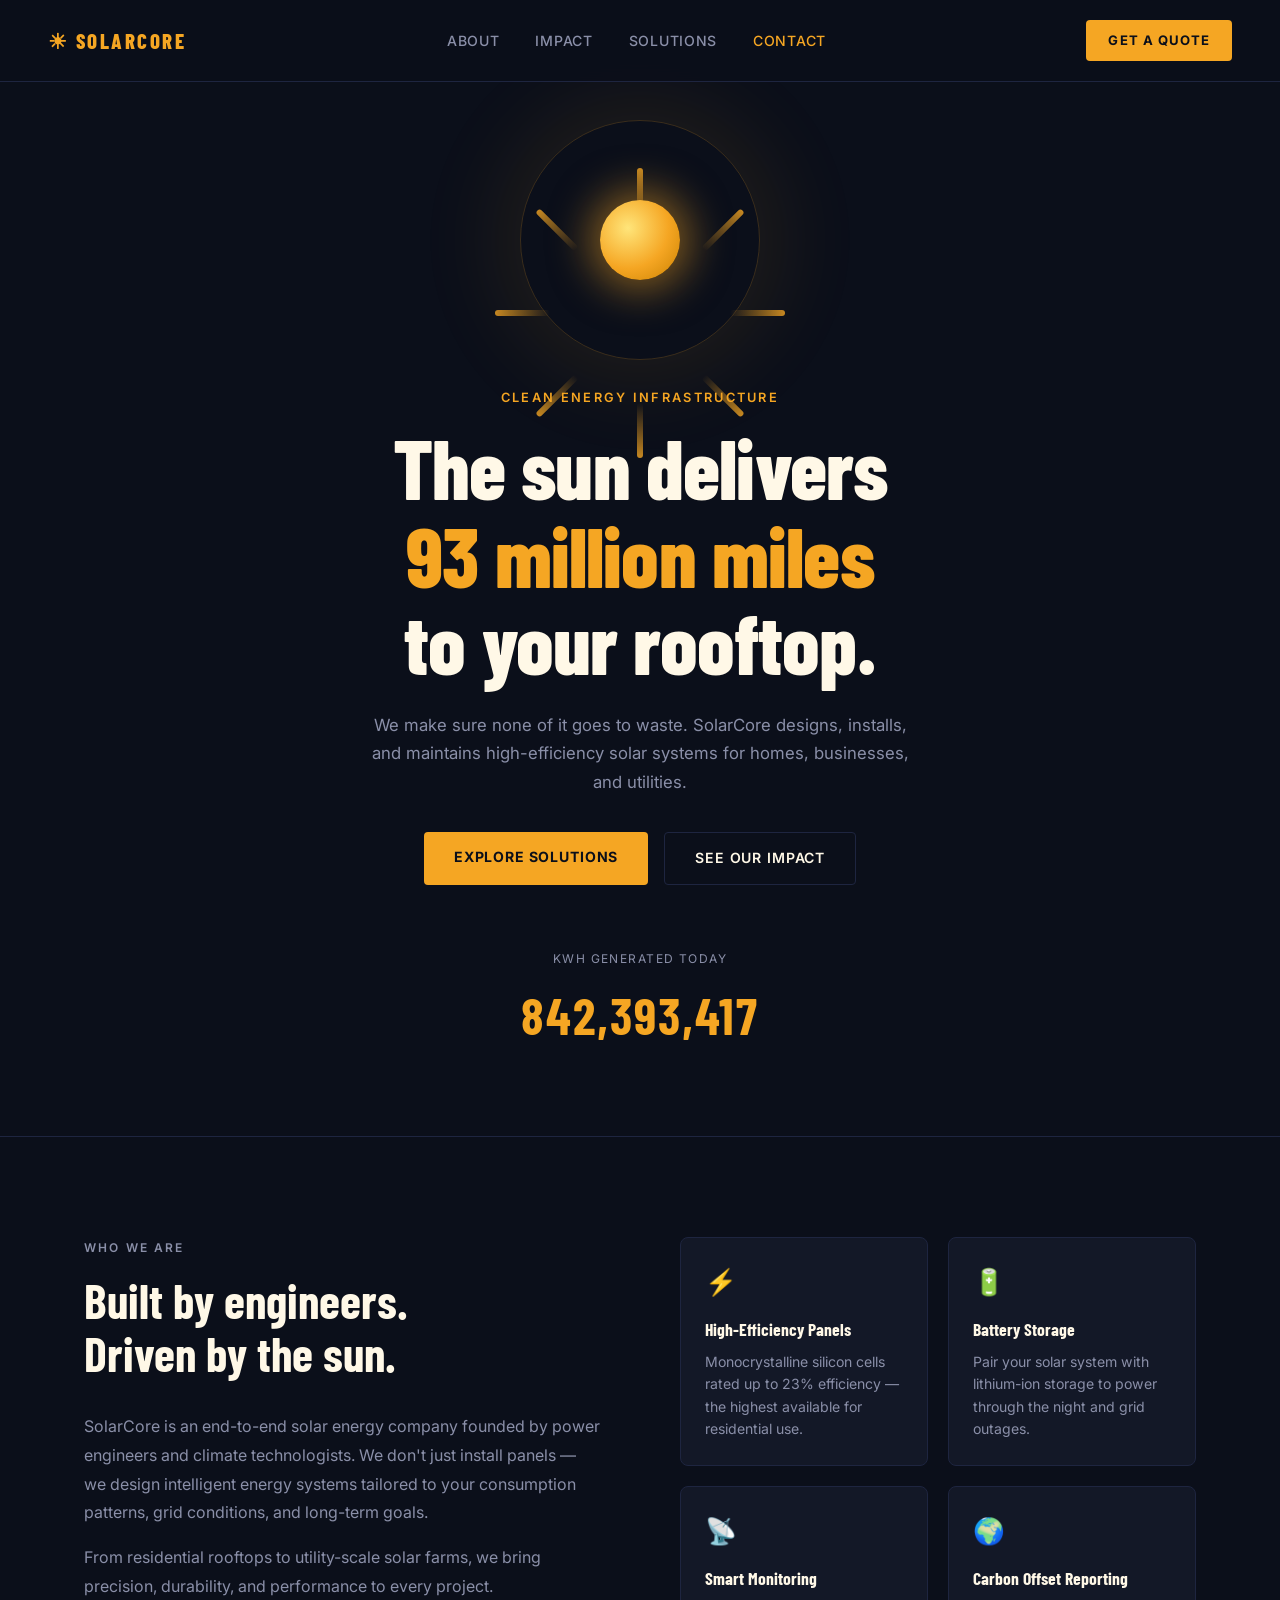
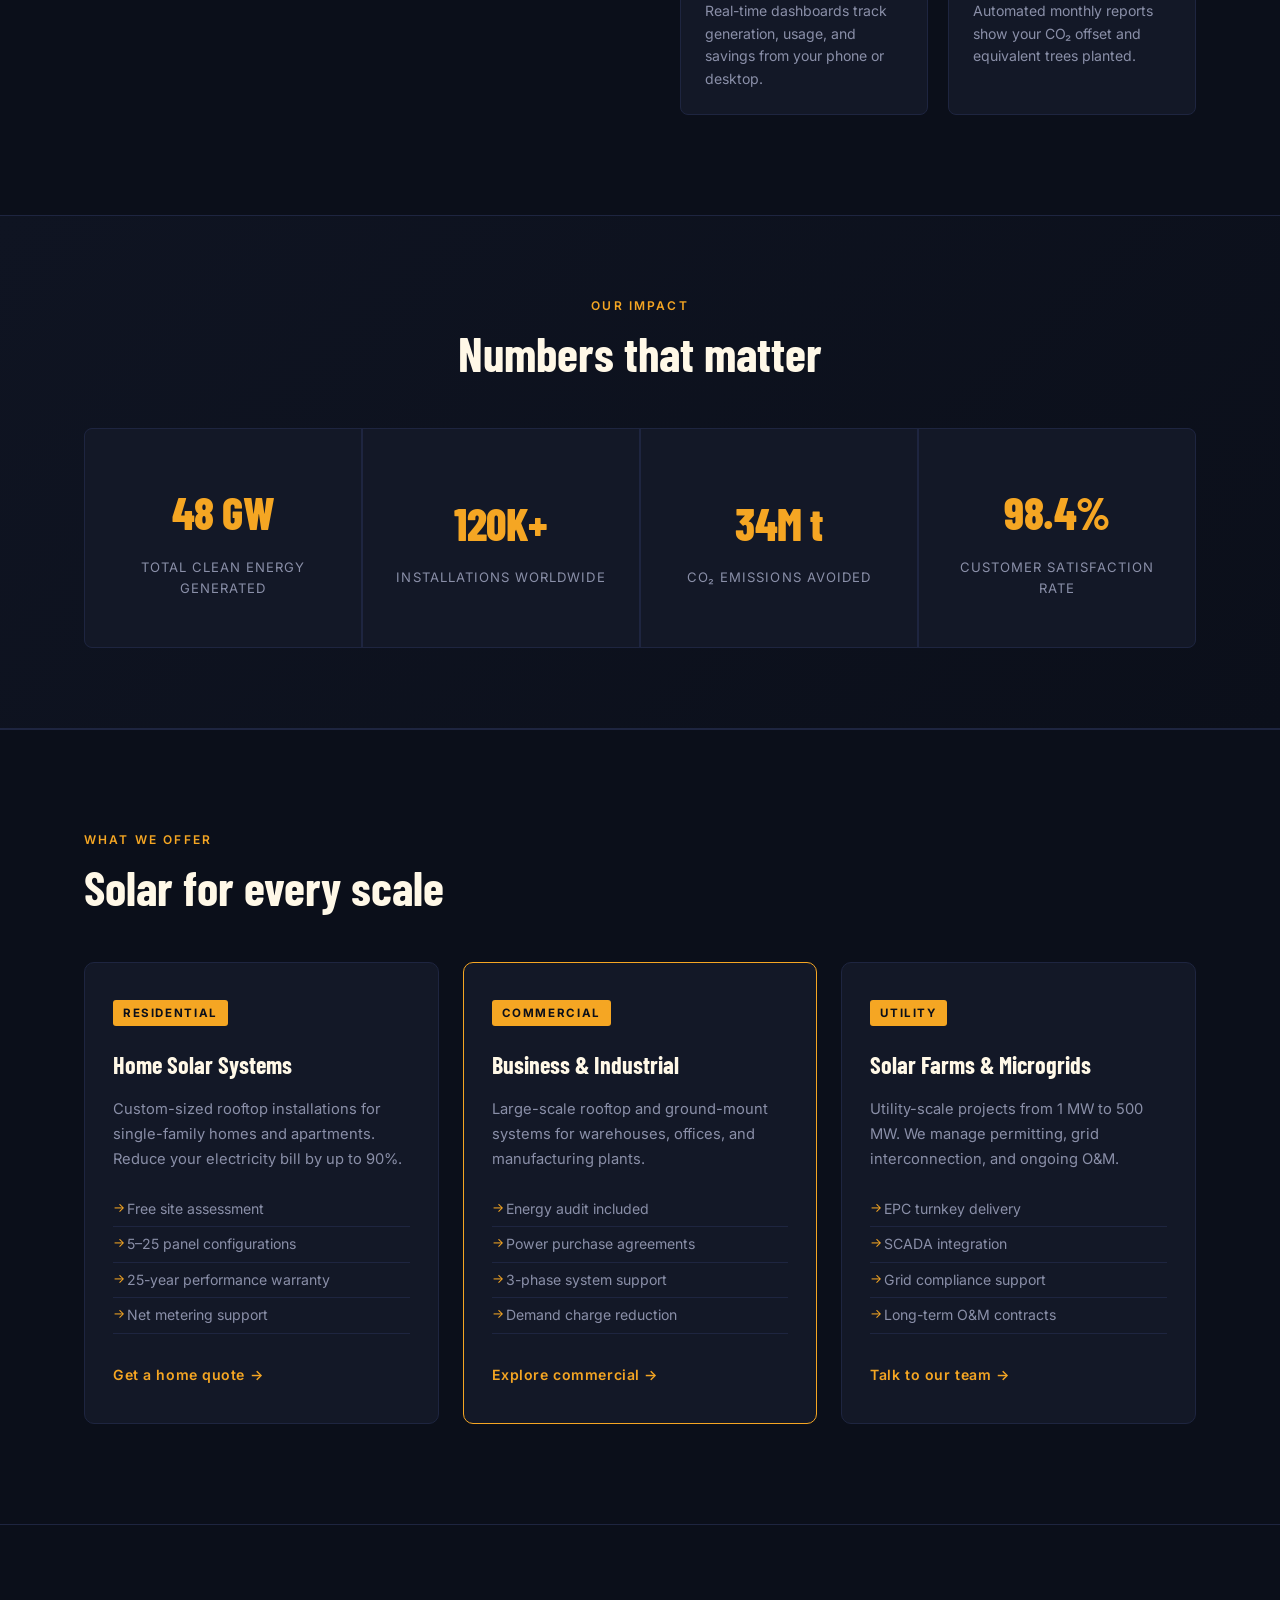
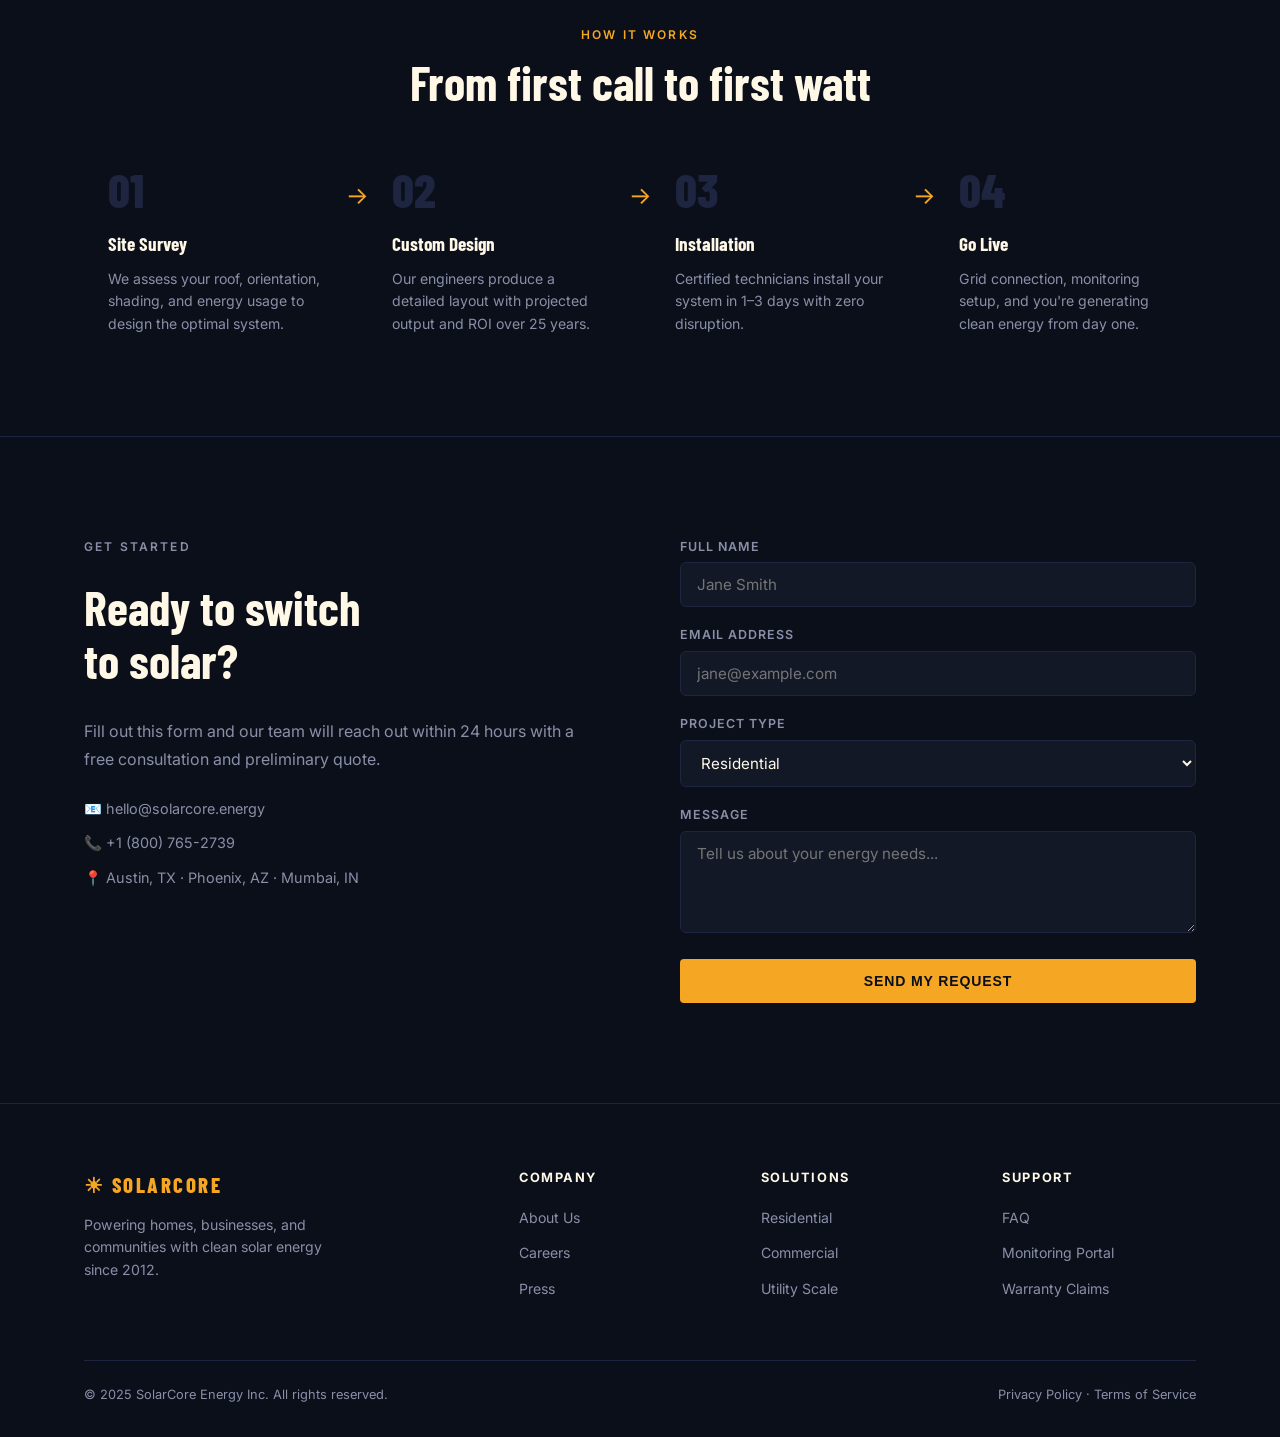
<file: index.html>
<!DOCTYPE html>
<html lang="en">
<head>
  <meta charset="UTF-8" />
  <meta name="viewport" content="width=device-width, initial-scale=1.0" />
  <title>SolarCore — Powering Tomorrow</title>
  <link rel="stylesheet" href="styles.css" />
  <link href="https://fonts.googleapis.com/css2?family=Barlow+Condensed:wght@400;600;700;800&family=Inter:wght@300;400;500;600&display=swap" rel="stylesheet" />
</head>
<body>

  <!-- NAV -->
  <nav class="nav">
    <div class="nav-logo">☀ SOLARCORE</div>
    <ul class="nav-links">
      <li><a href="#about">About</a></li>
      <li><a href="#stats">Impact</a></li>
      <li><a href="#solutions">Solutions</a></li>
      <li><a href="#contact">Contact</a></li>
    </ul>
    <a href="#contact" class="nav-cta">Get a Quote</a>
  </nav>

  <!-- HERO -->
  <section class="hero">
    <div class="sun-wrapper">
      <div class="sun">
        <div class="sun-core"></div>
        <div class="rays">
          <span></span><span></span><span></span><span></span>
          <span></span><span></span><span></span><span></span>
        </div>
      </div>
      <div class="glow-ring"></div>
    </div>

    <div class="hero-content">
      <p class="hero-eyebrow">Clean Energy Infrastructure</p>
      <h1 class="hero-title">The sun delivers<br /><em>93 million miles</em><br />to your rooftop.</h1>
      <p class="hero-sub">We make sure none of it goes to waste. SolarCore designs, installs, and maintains high-efficiency solar systems for homes, businesses, and utilities.</p>
      <div class="hero-actions">
        <a href="#solutions" class="btn-primary">Explore Solutions</a>
        <a href="#stats" class="btn-ghost">See Our Impact</a>
      </div>
    </div>

    <div class="hero-ticker">
      <span class="ticker-label">kWh generated today</span>
      <span class="ticker-value" id="ticker">0</span>
    </div>
  </section>

  <!-- ABOUT -->
  <section class="about" id="about">
    <div class="container">
      <div class="about-grid">
        <div class="about-text">
          <p class="section-eyebrow">Who We Are</p>
          <h2 class="section-title">Built by engineers.<br />Driven by the sun.</h2>
          <p>SolarCore is an end-to-end solar energy company founded by power engineers and climate technologists. We don't just install panels — we design intelligent energy systems tailored to your consumption patterns, grid conditions, and long-term goals.</p>
          <p>From residential rooftops to utility-scale solar farms, we bring precision, durability, and performance to every project.</p>
        </div>
        <div class="about-features">
          <div class="feature-card">
            <span class="feature-icon">⚡</span>
            <h3>High-Efficiency Panels</h3>
            <p>Monocrystalline silicon cells rated up to 23% efficiency — the highest available for residential use.</p>
          </div>
          <div class="feature-card">
            <span class="feature-icon">🔋</span>
            <h3>Battery Storage</h3>
            <p>Pair your solar system with lithium-ion storage to power through the night and grid outages.</p>
          </div>
          <div class="feature-card">
            <span class="feature-icon">📡</span>
            <h3>Smart Monitoring</h3>
            <p>Real-time dashboards track generation, usage, and savings from your phone or desktop.</p>
          </div>
          <div class="feature-card">
            <span class="feature-icon">🌍</span>
            <h3>Carbon Offset Reporting</h3>
            <p>Automated monthly reports show your CO₂ offset and equivalent trees planted.</p>
          </div>
        </div>
      </div>
    </div>
  </section>

  <!-- STATS -->
  <section class="stats" id="stats">
    <div class="container">
      <p class="section-eyebrow center">Our Impact</p>
      <h2 class="section-title center">Numbers that matter</h2>
      <div class="stats-grid">
        <div class="stat-item">
          <span class="stat-number">48 GW</span>
          <span class="stat-label">Total clean energy generated</span>
        </div>
        <div class="stat-item">
          <span class="stat-number">120K+</span>
          <span class="stat-label">Installations worldwide</span>
        </div>
        <div class="stat-item">
          <span class="stat-number">34M t</span>
          <span class="stat-label">CO₂ emissions avoided</span>
        </div>
        <div class="stat-item">
          <span class="stat-number">98.4%</span>
          <span class="stat-label">Customer satisfaction rate</span>
        </div>
      </div>
    </div>
  </section>

  <!-- SOLUTIONS -->
  <section class="solutions" id="solutions">
    <div class="container">
      <p class="section-eyebrow">What We Offer</p>
      <h2 class="section-title">Solar for every scale</h2>
      <div class="solutions-grid">
        <div class="solution-card">
          <div class="solution-tag">Residential</div>
          <h3>Home Solar Systems</h3>
          <p>Custom-sized rooftop installations for single-family homes and apartments. Reduce your electricity bill by up to 90%.</p>
          <ul>
            <li>Free site assessment</li>
            <li>5–25 panel configurations</li>
            <li>25-year performance warranty</li>
            <li>Net metering support</li>
          </ul>
          <a href="#contact" class="card-link">Get a home quote →</a>
        </div>
        <div class="solution-card featured">
          <div class="solution-tag">Commercial</div>
          <h3>Business & Industrial</h3>
          <p>Large-scale rooftop and ground-mount systems for warehouses, offices, and manufacturing plants.</p>
          <ul>
            <li>Energy audit included</li>
            <li>Power purchase agreements</li>
            <li>3-phase system support</li>
            <li>Demand charge reduction</li>
          </ul>
          <a href="#contact" class="card-link">Explore commercial →</a>
        </div>
        <div class="solution-card">
          <div class="solution-tag">Utility</div>
          <h3>Solar Farms & Microgrids</h3>
          <p>Utility-scale projects from 1 MW to 500 MW. We manage permitting, grid interconnection, and ongoing O&M.</p>
          <ul>
            <li>EPC turnkey delivery</li>
            <li>SCADA integration</li>
            <li>Grid compliance support</li>
            <li>Long-term O&M contracts</li>
          </ul>
          <a href="#contact" class="card-link">Talk to our team →</a>
        </div>
      </div>
    </div>
  </section>

  <!-- PROCESS -->
  <section class="process">
    <div class="container">
      <p class="section-eyebrow center">How It Works</p>
      <h2 class="section-title center">From first call to first watt</h2>
      <div class="process-steps">
        <div class="step">
          <div class="step-num">01</div>
          <h4>Site Survey</h4>
          <p>We assess your roof, orientation, shading, and energy usage to design the optimal system.</p>
        </div>
        <div class="step-arrow">→</div>
        <div class="step">
          <div class="step-num">02</div>
          <h4>Custom Design</h4>
          <p>Our engineers produce a detailed layout with projected output and ROI over 25 years.</p>
        </div>
        <div class="step-arrow">→</div>
        <div class="step">
          <div class="step-num">03</div>
          <h4>Installation</h4>
          <p>Certified technicians install your system in 1–3 days with zero disruption.</p>
        </div>
        <div class="step-arrow">→</div>
        <div class="step">
          <div class="step-num">04</div>
          <h4>Go Live</h4>
          <p>Grid connection, monitoring setup, and you're generating clean energy from day one.</p>
        </div>
      </div>
    </div>
  </section>

  <!-- CONTACT -->
  <section class="contact" id="contact">
    <div class="container">
      <div class="contact-inner">
        <div class="contact-text">
          <p class="section-eyebrow">Get Started</p>
          <h2 class="section-title">Ready to switch<br />to solar?</h2>
          <p>Fill out this form and our team will reach out within 24 hours with a free consultation and preliminary quote.</p>
          <div class="contact-info">
            <p>📧 hello@solarcore.energy</p>
            <p>📞 +1 (800) 765-2739</p>
            <p>📍 Austin, TX · Phoenix, AZ · Mumbai, IN</p>
          </div>
        </div>
        <div class="contact-form">
          <div class="form-group">
            <label>Full Name</label>
            <input type="text" placeholder="Jane Smith" />
          </div>
          <div class="form-group">
            <label>Email Address</label>
            <input type="email" placeholder="jane@example.com" />
          </div>
          <div class="form-group">
            <label>Project Type</label>
            <select>
              <option>Residential</option>
              <option>Commercial</option>
              <option>Utility / Solar Farm</option>
            </select>
          </div>
          <div class="form-group">
            <label>Message</label>
            <textarea rows="4" placeholder="Tell us about your energy needs..."></textarea>
          </div>
          <button class="btn-primary full-width">Send My Request</button>
        </div>
      </div>
    </div>
  </section>

  <!-- FOOTER -->
  <footer class="footer">
    <div class="container">
      <div class="footer-top">
        <div class="footer-brand">
          <div class="nav-logo">☀ SOLARCORE</div>
          <p>Powering homes, businesses, and communities with clean solar energy since 2012.</p>
        </div>
        <div class="footer-links">
          <h4>Company</h4>
          <ul>
            <li><a href="#">About Us</a></li>
            <li><a href="#">Careers</a></li>
            <li><a href="#">Press</a></li>
          </ul>
        </div>
        <div class="footer-links">
          <h4>Solutions</h4>
          <ul>
            <li><a href="#">Residential</a></li>
            <li><a href="#">Commercial</a></li>
            <li><a href="#">Utility Scale</a></li>
          </ul>
        </div>
        <div class="footer-links">
          <h4>Support</h4>
          <ul>
            <li><a href="#">FAQ</a></li>
            <li><a href="#">Monitoring Portal</a></li>
            <li><a href="#">Warranty Claims</a></li>
          </ul>
        </div>
      </div>
      <div class="footer-bottom">
        <p>© 2025 SolarCore Energy Inc. All rights reserved.</p>
        <p>Privacy Policy · Terms of Service</p>
      </div>
    </div>
  </footer>

  <script src="main.js"></script>
</body>
</html>
</file>
<file: styles.css>
/* ================================
   SOLARCORE — styles.css
   Palette:
     --navy:  #0B0F1A
     --gold:  #F5A623
     --cream: #FFF8E7
     --sky:   #4FC3F7
     --grey:  #8A8FA8
     --card:  #131827
     --border:#1E2540
================================ */

*, *::before, *::after { box-sizing: border-box; margin: 0; padding: 0; }

:root {
  --navy:   #0B0F1A;
  --gold:   #F5A623;
  --gold-d: #C98000;
  --cream:  #FFF8E7;
  --sky:    #4FC3F7;
  --grey:   #8A8FA8;
  --card:   #131827;
  --border: #1E2540;
  --font-display: 'Barlow Condensed', sans-serif;
  --font-body:    'Inter', sans-serif;
}

html { scroll-behavior: smooth; }

body {
  background: var(--navy);
  color: var(--cream);
  font-family: var(--font-body);
  font-size: 16px;
  line-height: 1.6;
  overflow-x: hidden;
}

a { text-decoration: none; color: inherit; }
ul { list-style: none; }

/* ---- CONTAINER ---- */
.container {
  max-width: 1160px;
  margin: 0 auto;
  padding: 0 24px;
}

/* ---- NAV ---- */
.nav {
  display: flex;
  align-items: center;
  justify-content: space-between;
  padding: 20px 48px;
  position: fixed;
  top: 0; left: 0; right: 0;
  z-index: 100;
  background: rgba(11, 15, 26, 0.85);
  backdrop-filter: blur(12px);
  border-bottom: 1px solid var(--border);
}

.nav-logo {
  font-family: var(--font-display);
  font-weight: 800;
  font-size: 1.3rem;
  letter-spacing: 0.12em;
  color: var(--gold);
}

.nav-links {
  display: flex;
  gap: 36px;
}

.nav-links a {
  font-size: 0.88rem;
  font-weight: 500;
  letter-spacing: 0.05em;
  color: var(--grey);
  transition: color 0.2s;
  text-transform: uppercase;
}
.nav-links a:hover { color: var(--cream); }

.nav-cta {
  background: var(--gold);
  color: var(--navy);
  font-weight: 700;
  font-size: 0.82rem;
  letter-spacing: 0.08em;
  text-transform: uppercase;
  padding: 10px 22px;
  border-radius: 4px;
  transition: background 0.2s;
}
.nav-cta:hover { background: #ffc046; }

/* ---- HERO ---- */
.hero {
  min-height: 100vh;
  display: flex;
  flex-direction: column;
  align-items: center;
  justify-content: center;
  text-align: center;
  padding: 140px 24px 80px;
  position: relative;
  overflow: hidden;
}

/* Animated Sun */
.sun-wrapper {
  position: relative;
  width: 200px;
  height: 200px;
  margin-bottom: 48px;
}

.sun {
  position: absolute;
  inset: 0;
  display: flex;
  align-items: center;
  justify-content: center;
  animation: spin 20s linear infinite;
}

@keyframes spin {
  to { transform: rotate(360deg); }
}

.sun-core {
  width: 80px;
  height: 80px;
  border-radius: 50%;
  background: radial-gradient(circle at 35% 35%, #FFE57A, var(--gold) 55%, #C98000);
  box-shadow: 0 0 40px 10px rgba(245, 166, 35, 0.5);
  position: absolute;
  z-index: 2;
}

.rays {
  position: absolute;
  inset: 0;
  display: flex;
  align-items: center;
  justify-content: center;
}

.rays span {
  position: absolute;
  width: 6px;
  height: 55px;
  background: linear-gradient(to top, transparent, var(--gold));
  border-radius: 3px;
  transform-origin: center 100px;
  opacity: 0.8;
}
.rays span:nth-child(1) { transform: rotate(0deg)   translateY(-45px); }
.rays span:nth-child(2) { transform: rotate(45deg)  translateY(-45px); }
.rays span:nth-child(3) { transform: rotate(90deg)  translateY(-45px); }
.rays span:nth-child(4) { transform: rotate(135deg) translateY(-45px); }
.rays span:nth-child(5) { transform: rotate(180deg) translateY(-45px); }
.rays span:nth-child(6) { transform: rotate(225deg) translateY(-45px); }
.rays span:nth-child(7) { transform: rotate(270deg) translateY(-45px); }
.rays span:nth-child(8) { transform: rotate(315deg) translateY(-45px); }

.glow-ring {
  position: absolute;
  inset: -20px;
  border-radius: 50%;
  border: 1px solid rgba(245, 166, 35, 0.2);
  box-shadow: 0 0 80px 30px rgba(245, 166, 35, 0.08);
  animation: pulse 3s ease-in-out infinite;
}
@keyframes pulse {
  0%, 100% { opacity: 0.5; transform: scale(1); }
  50%       { opacity: 1;   transform: scale(1.06); }
}

.hero-content { max-width: 720px; }

.hero-eyebrow {
  font-size: 0.8rem;
  font-weight: 600;
  letter-spacing: 0.18em;
  text-transform: uppercase;
  color: var(--gold);
  margin-bottom: 16px;
}

.hero-title {
  font-family: var(--font-display);
  font-weight: 800;
  font-size: clamp(2.8rem, 7vw, 5.2rem);
  line-height: 1.05;
  letter-spacing: -0.01em;
  margin-bottom: 24px;
}

.hero-title em {
  font-style: normal;
  color: var(--gold);
}

.hero-sub {
  font-size: 1.05rem;
  color: var(--grey);
  max-width: 560px;
  margin: 0 auto 36px;
  line-height: 1.7;
}

.hero-actions {
  display: flex;
  gap: 16px;
  justify-content: center;
  flex-wrap: wrap;
}

.hero-ticker {
  margin-top: 64px;
  display: flex;
  flex-direction: column;
  align-items: center;
  gap: 6px;
}
.ticker-label {
  font-size: 0.75rem;
  letter-spacing: 0.12em;
  text-transform: uppercase;
  color: var(--grey);
}
.ticker-value {
  font-family: var(--font-display);
  font-size: 3.2rem;
  font-weight: 700;
  color: var(--gold);
  letter-spacing: 0.04em;
}

/* ---- BUTTONS ---- */
.btn-primary {
  display: inline-block;
  background: var(--gold);
  color: var(--navy);
  font-weight: 700;
  font-size: 0.88rem;
  letter-spacing: 0.06em;
  text-transform: uppercase;
  padding: 14px 30px;
  border-radius: 4px;
  transition: background 0.2s, transform 0.15s;
  border: none;
  cursor: pointer;
}
.btn-primary:hover { background: #ffc046; transform: translateY(-1px); }
.btn-primary.full-width { width: 100%; text-align: center; margin-top: 8px; }

.btn-ghost {
  display: inline-block;
  border: 1px solid var(--border);
  color: var(--cream);
  font-weight: 600;
  font-size: 0.88rem;
  letter-spacing: 0.06em;
  text-transform: uppercase;
  padding: 14px 30px;
  border-radius: 4px;
  transition: border-color 0.2s, color 0.2s;
}
.btn-ghost:hover { border-color: var(--gold); color: var(--gold); }

/* ---- TYPOGRAPHY ---- */
.section-eyebrow {
  font-size: 0.75rem;
  font-weight: 600;
  letter-spacing: 0.18em;
  text-transform: uppercase;
  color: var(--gold);
  margin-bottom: 12px;
}
.section-eyebrow.center { text-align: center; }

.section-title {
  font-family: var(--font-display);
  font-weight: 700;
  font-size: clamp(2rem, 4vw, 3rem);
  line-height: 1.1;
  margin-bottom: 32px;
}
.section-title.center { text-align: center; }

/* ---- ABOUT ---- */
.about {
  padding: 100px 0;
  border-top: 1px solid var(--border);
}

.about-grid {
  display: grid;
  grid-template-columns: 1fr 1fr;
  gap: 80px;
  align-items: start;
}

.about-text p {
  color: var(--grey);
  margin-bottom: 16px;
  line-height: 1.8;
}

.about-features {
  display: grid;
  grid-template-columns: 1fr 1fr;
  gap: 20px;
}

.feature-card {
  background: var(--card);
  border: 1px solid var(--border);
  border-radius: 8px;
  padding: 24px;
}

.feature-icon {
  display: block;
  font-size: 1.6rem;
  margin-bottom: 12px;
}

.feature-card h3 {
  font-family: var(--font-display);
  font-size: 1.1rem;
  font-weight: 700;
  margin-bottom: 8px;
  color: var(--cream);
}

.feature-card p {
  font-size: 0.88rem;
  color: var(--grey);
  line-height: 1.6;
}

/* ---- STATS ---- */
.stats {
  padding: 80px 0;
  background: linear-gradient(135deg, #0F1422 0%, #0B0F1A 100%);
  border-top: 1px solid var(--border);
  border-bottom: 1px solid var(--border);
}

.stats-grid {
  display: grid;
  grid-template-columns: repeat(4, 1fr);
  gap: 2px;
  background: var(--border);
  border: 1px solid var(--border);
  border-radius: 8px;
  overflow: hidden;
  margin-top: 48px;
}

.stat-item {
  background: var(--card);
  display: flex;
  flex-direction: column;
  align-items: center;
  justify-content: center;
  padding: 48px 24px;
  text-align: center;
}

.stat-number {
  font-family: var(--font-display);
  font-size: 2.8rem;
  font-weight: 800;
  color: var(--gold);
  letter-spacing: -0.01em;
  display: block;
  margin-bottom: 8px;
}

.stat-label {
  font-size: 0.82rem;
  color: var(--grey);
  text-transform: uppercase;
  letter-spacing: 0.08em;
}

/* ---- SOLUTIONS ---- */
.solutions {
  padding: 100px 0;
  border-top: 1px solid var(--border);
}

.solutions-grid {
  display: grid;
  grid-template-columns: repeat(3, 1fr);
  gap: 24px;
  margin-top: 48px;
}

.solution-card {
  background: var(--card);
  border: 1px solid var(--border);
  border-radius: 10px;
  padding: 36px 28px;
  transition: border-color 0.2s, transform 0.2s;
}
.solution-card:hover { border-color: var(--gold); transform: translateY(-4px); }
.solution-card.featured { border-color: var(--gold); }

.solution-tag {
  display: inline-block;
  font-size: 0.72rem;
  font-weight: 700;
  letter-spacing: 0.14em;
  text-transform: uppercase;
  color: var(--navy);
  background: var(--gold);
  padding: 4px 10px;
  border-radius: 3px;
  margin-bottom: 20px;
}

.solution-card h3 {
  font-family: var(--font-display);
  font-size: 1.5rem;
  font-weight: 700;
  margin-bottom: 12px;
}

.solution-card > p {
  font-size: 0.92rem;
  color: var(--grey);
  line-height: 1.7;
  margin-bottom: 20px;
}

.solution-card ul {
  margin-bottom: 28px;
}

.solution-card li {
  font-size: 0.88rem;
  color: var(--grey);
  padding: 6px 0;
  border-bottom: 1px solid var(--border);
  padding-left: 14px;
  position: relative;
}
.solution-card li::before {
  content: '→';
  position: absolute;
  left: 0;
  color: var(--gold);
  font-size: 0.8rem;
}

.card-link {
  font-size: 0.88rem;
  font-weight: 600;
  color: var(--gold);
  letter-spacing: 0.04em;
  transition: letter-spacing 0.2s;
}
.card-link:hover { letter-spacing: 0.08em; }

/* ---- PROCESS ---- */
.process {
  padding: 100px 0;
  border-top: 1px solid var(--border);
}

.process-steps {
  display: flex;
  align-items: flex-start;
  gap: 0;
  margin-top: 56px;
  flex-wrap: wrap;
}

.step {
  flex: 1;
  min-width: 180px;
  padding: 0 24px;
}

.step-num {
  font-family: var(--font-display);
  font-size: 3rem;
  font-weight: 800;
  color: var(--border);
  line-height: 1;
  margin-bottom: 16px;
}

.step h4 {
  font-family: var(--font-display);
  font-size: 1.2rem;
  font-weight: 700;
  margin-bottom: 8px;
  color: var(--cream);
}

.step p {
  font-size: 0.88rem;
  color: var(--grey);
  line-height: 1.6;
}

.step-arrow {
  font-size: 1.5rem;
  color: var(--gold);
  padding-top: 12px;
  flex-shrink: 0;
}

/* ---- CONTACT ---- */
.contact {
  padding: 100px 0;
  border-top: 1px solid var(--border);
}

.contact-inner {
  display: grid;
  grid-template-columns: 1fr 1fr;
  gap: 80px;
  align-items: start;
}

.contact-text p {
  color: var(--grey);
  margin-bottom: 24px;
  line-height: 1.7;
}

.contact-info p {
  font-size: 0.9rem;
  color: var(--grey);
  margin-bottom: 10px;
}

.contact-form {
  display: flex;
  flex-direction: column;
  gap: 18px;
}

.form-group {
  display: flex;
  flex-direction: column;
  gap: 6px;
}

.form-group label {
  font-size: 0.78rem;
  font-weight: 600;
  letter-spacing: 0.08em;
  text-transform: uppercase;
  color: var(--grey);
}

.form-group input,
.form-group select,
.form-group textarea {
  background: var(--card);
  border: 1px solid var(--border);
  border-radius: 6px;
  color: var(--cream);
  font-family: var(--font-body);
  font-size: 0.95rem;
  padding: 12px 16px;
  transition: border-color 0.2s;
  width: 100%;
}
.form-group input:focus,
.form-group select:focus,
.form-group textarea:focus {
  outline: none;
  border-color: var(--gold);
}
.form-group select option { background: var(--card); }
.form-group textarea { resize: vertical; }

/* ---- FOOTER ---- */
.footer {
  padding: 64px 0 32px;
  border-top: 1px solid var(--border);
}

.footer-top {
  display: grid;
  grid-template-columns: 2fr 1fr 1fr 1fr;
  gap: 48px;
  margin-bottom: 48px;
}

.footer-brand .nav-logo { margin-bottom: 12px; }
.footer-brand p {
  font-size: 0.88rem;
  color: var(--grey);
  line-height: 1.6;
  max-width: 260px;
}

.footer-links h4 {
  font-size: 0.8rem;
  font-weight: 700;
  letter-spacing: 0.12em;
  text-transform: uppercase;
  color: var(--cream);
  margin-bottom: 16px;
}

.footer-links li {
  margin-bottom: 10px;
}

.footer-links a {
  font-size: 0.88rem;
  color: var(--grey);
  transition: color 0.2s;
}
.footer-links a:hover { color: var(--gold); }

.footer-bottom {
  display: flex;
  justify-content: space-between;
  align-items: center;
  border-top: 1px solid var(--border);
  padding-top: 24px;
  font-size: 0.8rem;
  color: var(--grey);
}

/* ---- RESPONSIVE ---- */
@media (max-width: 900px) {
  .nav-links { display: none; }
  .about-grid { grid-template-columns: 1fr; gap: 48px; }
  .stats-grid { grid-template-columns: repeat(2, 1fr); }
  .solutions-grid { grid-template-columns: 1fr; }
  .contact-inner { grid-template-columns: 1fr; gap: 48px; }
  .footer-top { grid-template-columns: 1fr 1fr; }
  .process-steps { flex-direction: column; }
  .step-arrow { display: none; }
}

@media (max-width: 600px) {
  .nav { padding: 16px 20px; }
  .hero { padding: 120px 16px 60px; }
  .stats-grid { grid-template-columns: 1fr; }
  .about-features { grid-template-columns: 1fr; }
  .footer-top { grid-template-columns: 1fr; }
  .footer-bottom { flex-direction: column; gap: 8px; text-align: center; }
  .hero-actions { flex-direction: column; align-items: center; }
}

@media (prefers-reduced-motion: reduce) {
  .sun { animation: none; }
  .glow-ring { animation: none; }
}
</file>
